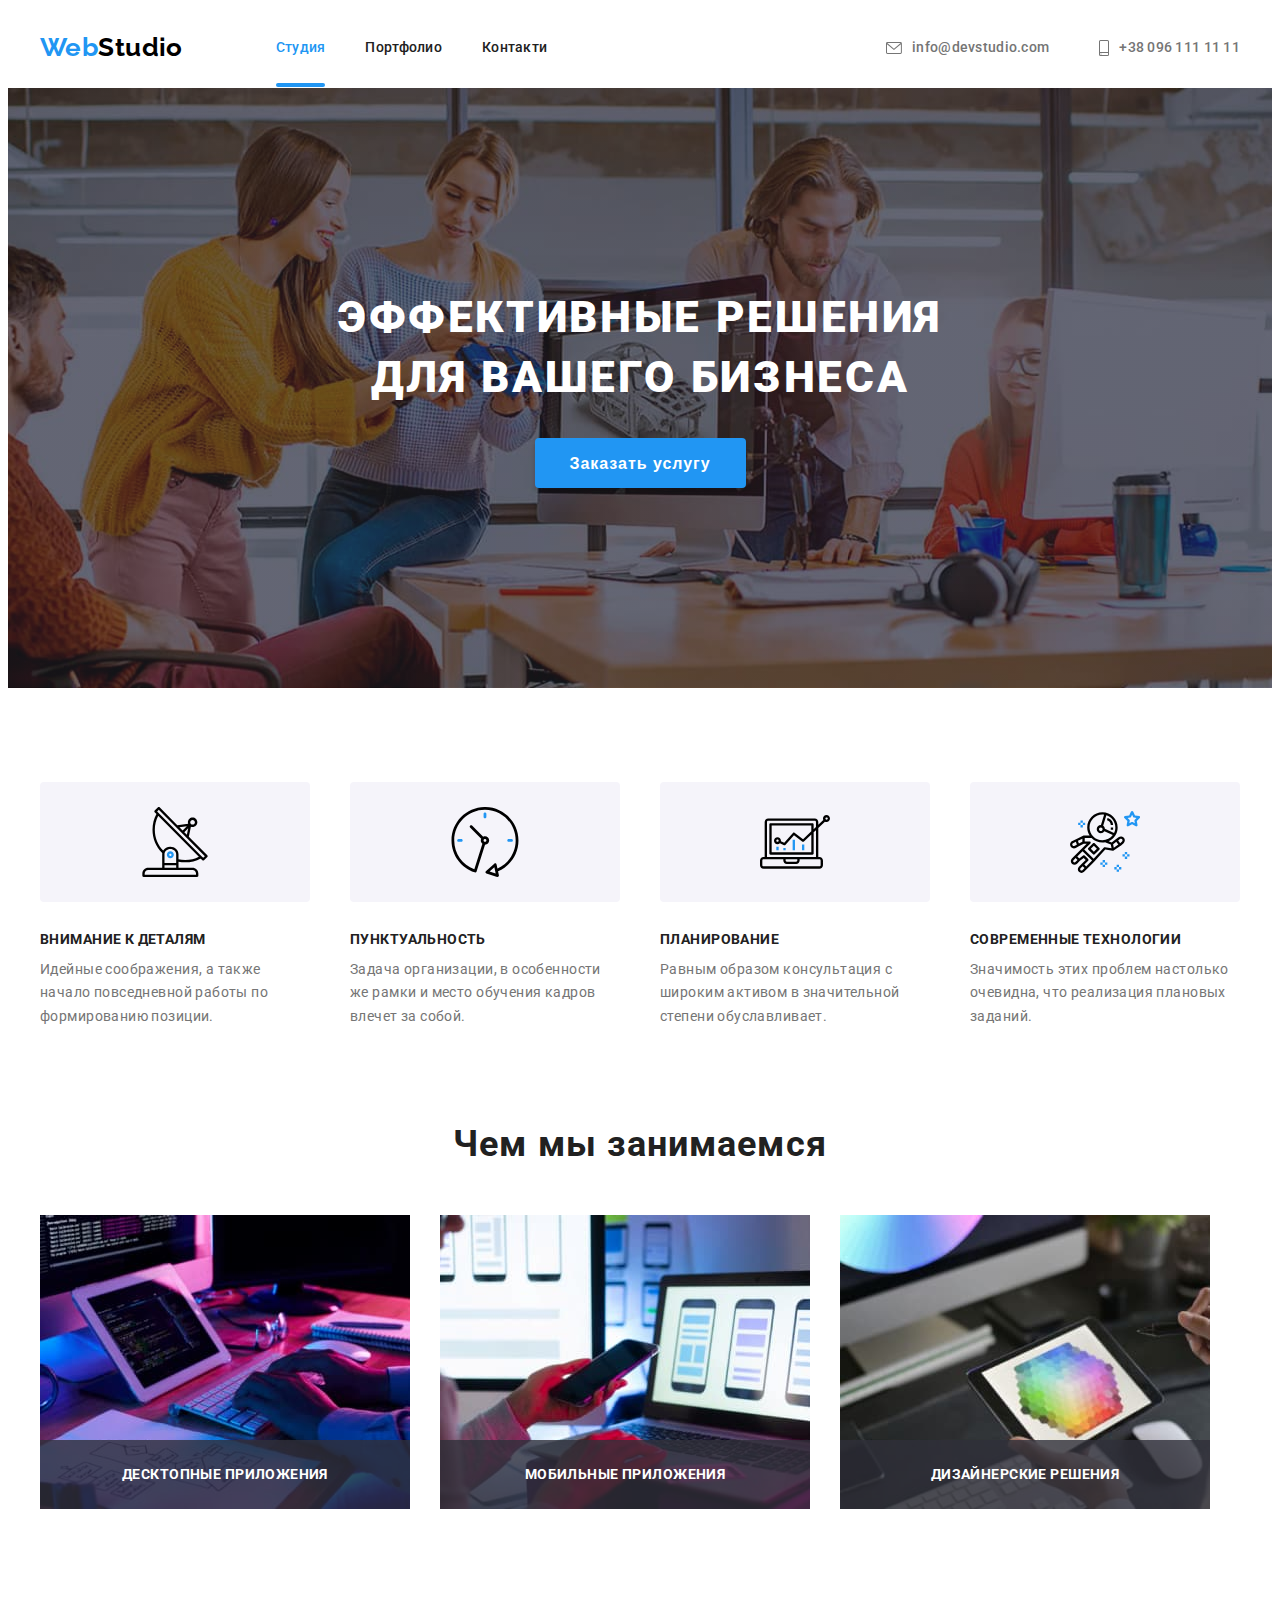
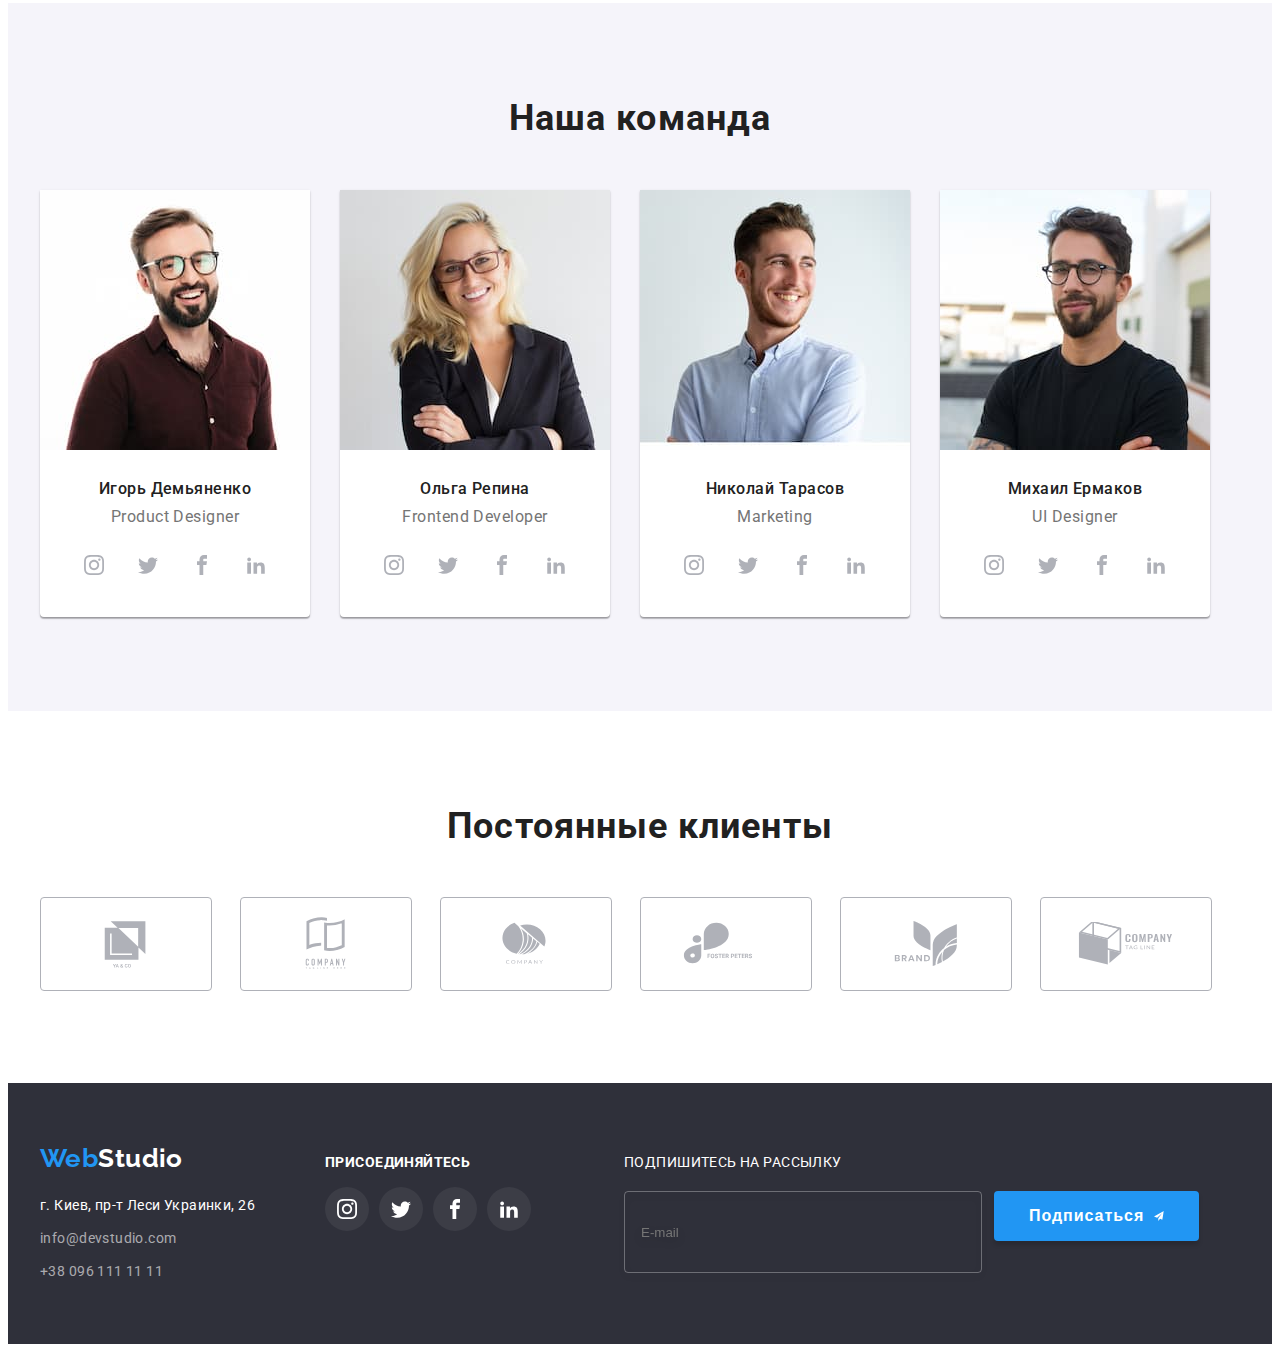
<file: index.html>
<!DOCTYPE html>
<html lang="ru">
  <head>
    <meta charset="UTF-8" />
    <meta http-equiv="X-UA-Compatible" content="IE=edge" />
    <meta name="viewport" content="width=, initial-scale=1.0" />
    <title>Студия</title>
    <link
      href="https://fonts.googleapis.com/css2?family=Raleway:wght@700&family=Roboto:wght@400;500;700;900&display=swap"
      rel="stylesheet"
    />
    <link
      rel="stylesheet"
      href="https://cdnjs.cloudflare.com/ajax/libs/modern-normalize/1.1.0/modern-normalize.min.css"
      integrity="sha512-wpPYUAdjBVSE4KJnH1VR1HeZfpl1ub8YT/NKx4PuQ5NmX2tKuGu6U/JRp5y+Y8XG2tV+wKQpNHVUX03MfMFn9Q=="
      crossorigin="anonymous"
      referrerpolicy="no-referrer"
    />
    <link rel="stylesheet" href="./css/styles.css" />
  </head>
  <body>
    <!--навігація сайту-->
    <header>
      <div class="container main-nav">
        <nav class="header">
          <a href="/" class="logo">Web<span class="logo-dark">Studio</span> </a>
          <ul class="site-nav list">
            <li class="header-item">
              <a href="./index.html" class="link current">Студия</a>
            </li>
            <li class="header-item">
              <a href="./portfolio.html" class="link">Портфолио</a>
            </li>
            <li class="header-item"><a href="#" class="link">Контакти</a></li>
          </ul>
        </nav>

        <ul class="contacts list">
          <li class="icon-item">
            <a href="mailto:info@devstudio.com" class="icon-link link">
              <svg class="icon-img" width="16" height="12">
                <use href="./images/icons.svg#icon-mail"></use>
              </svg>
              info@devstudio.com</a
            >
          </li>
          <li class="icon-item">
            <a href="tel:+380961111111" class="icon-link link">
              <svg class="icon-img" width="10" height="16">
                <use href="./images/icons.svg#icon-tel"></use>
              </svg>
              +38 096 111 11 11</a
            >
          </li>
        </ul>
      </div>
    </header>

    <!--main-->

    <main>
      <section class="hero">
        <div class="container">
          <h1 class="hero-title">Эффективные решения для вашего бизнеса</h1>
          <button type="button" class="btn" data-modal-open>
            Заказать услугу
          </button>
        </div>
      </section>

      <section class="section">
        <div class="container">
          <h2 class="section-title visually-hidden">Особенности</h2>
          <ul class="preference list">
            <li>
              <div class="preference-icon">
                <svg width="70" height="70">
                  <use href="./images/icons.svg#icon-antenna-1"></use>
                </svg>
              </div>
              <h3 class="preference-title icon-antenna">Внимание к деталям</h3>
              <p class="preference-item">
                Идейные соображения, а также начало повседневной работы по
                формированию позиции.
              </p>
            </li>
            <li>
              <div class="preference-icon">
                <svg width="70" height="70">
                  <use href="./images/icons.svg#icon-clock"></use>
                </svg>
              </div>
              <h3 class="preference-title">Пунктуальность</h3>
              <p class="preference-item">
                Задача организации, в особенности же рамки и место обучения
                кадров влечет за собой.
              </p>
            </li>
            <li>
              <div class="preference-icon">
                <svg width="70" height="70">
                  <use href="./images/icons.svg#icon-vector"></use>
                </svg>
              </div>
              <h3 class="preference-title">Планирование</h3>
              <p class="preference-item">
                Равным образом консультация с широким активом в значительной
                степени обуславливает.
              </p>
            </li>
            <li>
              <div class="preference-icon">
                <svg width="70" height="70">
                  <use href="./images/icons.svg#icon-astronaut"></use>
                </svg>
              </div>
              <h3 class="preference-title">Современные технологии</h3>
              <p class="preference-item">
                Значимость этих проблем настолько очевидна, что реализация
                плановых заданий.
              </p>
            </li>
          </ul>
        </div>
      </section>

      <!--возможности-->

      <section class="section no-padding">
        <div class="container">
          <h2 class="section-title">Чем мы занимаемся</h2>

          <ul class="work list">
            <li class="work-item">
              <img
                src="./images/img-1.jpg"
                alt="Десктопные приложения"
                width="370"
              />
              <h3 class="work-title">Десктопные приложения</h3>
            </li>
            <li class="work-item">
              <img
                src="./images/img-2.jpg"
                alt="Мобильные приложения"
                width="370"
              />
              <h3 class="work-title">Мобильные приложения</h3>
            </li>
            <li class="work-item">
              <img
                src="./images/img-3.jpg"
                alt="Дизайнерские решения"
                width="370"
              />
              <h3 class="work-title">Дизайнерские решения</h3>
            </li>
          </ul>
        </div>
      </section>

      <!--команда-->

      <section class="section team-section">
        <div class="container">
          <h2 class="section-title">Наша команда</h2>
          <ul class="team list">
            <li class="teacher">
              <img
                src="./images/img-4.jpg"
                alt="фото Игоря Демьяненко"
                width="270"
              />
              <div class="team-text">
                <h3 class="team-title">Игорь Демьяненко</h3>
                <p class="team-item">Product Designer</p>

                <ul class="masters-soc-list">
                  <li class="masters-soc-item list">
                    <a href="" class="masters-soc-link">
                      <svg class="masters-soc-icon" width="20" height="20">
                        <use href="./images/icons.svg#icon-instagram"></use>
                      </svg>
                    </a>
                  </li>

                  <li class="masters-soc-item list">
                    <a href="" class="masters-soc-link">
                      <svg class="masters-soc-icon" width="20" height="20">
                        <use href="./images/icons.svg#icon-twitter1"></use>
                      </svg>
                    </a>
                  </li>

                  <li class="masters-soc-item list">
                    <a href="" class="masters-soc-link">
                      <svg class="masters-soc-icon" width="20" height="20">
                        <use href="./images/icons.svg#icon-facebook1"></use>
                      </svg>
                    </a>
                  </li>

                  <li class="masters-soc-item list">
                    <a href="" class="masters-soc-link">
                      <svg class="masters-soc-icon" width="20" height="20">
                        <use href="./images/icons.svg#icon-linkedin"></use>
                      </svg>
                    </a>
                  </li>
                </ul>
              </div>
            </li>
            <li class="teacher">
              <img
                src="./images/img-5.jpg"
                alt="фото Ольги Репиной"
                width="270"
              />
              <div class="team-text">
                <h3 class="team-title">Ольга Репина</h3>
                <p class="team-item">Frontend Developer</p>

                <ul class="masters-soc-list">
                  <li class="masters-soc-item list">
                    <a href="" class="masters-soc-link">
                      <svg class="masters-soc-icon" width="20" height="20">
                        <use href="./images/icons.svg#icon-instagram"></use>
                      </svg>
                    </a>
                  </li>

                  <li class="masters-soc-item list">
                    <a href="" class="masters-soc-link">
                      <svg class="masters-soc-icon" width="20" height="20">
                        <use href="./images/icons.svg#icon-twitter1"></use>
                      </svg>
                    </a>
                  </li>

                  <li class="masters-soc-item list">
                    <a href="" class="masters-soc-link">
                      <svg class="masters-soc-icon" width="20" height="20">
                        <use href="./images/icons.svg#icon-facebook1"></use>
                      </svg>
                    </a>
                  </li>

                  <li class="masters-soc-item list">
                    <a href="" class="masters-soc-link">
                      <svg class="masters-soc-icon" width="20" height="20">
                        <use href="./images/icons.svg#icon-linkedin"></use>
                      </svg>
                    </a>
                  </li>
                </ul>
              </div>
            </li>
            <li class="teacher">
              <img
                src="./images/img-6.jpg"
                alt="фото Николая Тарасова"
                width="270"
              />
              <div class="team-text">
                <h3 class="team-title">Николай Тарасов</h3>
                <p class="team-item">Marketing</p>

                <ul class="masters-soc-list">
                  <li class="masters-soc-item list">
                    <a href="" class="masters-soc-link">
                      <svg class="masters-soc-icon" width="20" height="20">
                        <use href="./images/icons.svg#icon-instagram"></use>
                      </svg>
                    </a>
                  </li>

                  <li class="masters-soc-item list">
                    <a href="" class="masters-soc-link">
                      <svg class="masters-soc-icon" width="20" height="20">
                        <use href="./images/icons.svg#icon-twitter1"></use>
                      </svg>
                    </a>
                  </li>

                  <li class="masters-soc-item list">
                    <a href="" class="masters-soc-link">
                      <svg class="masters-soc-icon" width="20" height="20">
                        <use href="./images/icons.svg#icon-facebook1"></use>
                      </svg>
                    </a>
                  </li>

                  <li class="masters-soc-item list">
                    <a href="" class="masters-soc-link">
                      <svg class="masters-soc-icon" width="20" height="20">
                        <use href="./images/icons.svg#icon-linkedin"></use>
                      </svg>
                    </a>
                  </li>
                </ul>
              </div>
            </li>
            <li class="teacher">
              <img
                src="./images/img-7.jpg"
                alt="фото Михаила Ермакова"
                width="270"
              />
              <div class="team-text">
                <h3 class="team-title">Михаил Ермаков</h3>
                <p class="team-item">UI Designer</p>

                <ul class="masters-soc-list">
                  <li class="masters-soc-item list">
                    <a href="" class="masters-soc-link">
                      <svg class="masters-soc-icon" width="20" height="20">
                        <use href="./images/icons.svg#icon-instagram"></use>
                      </svg>
                    </a>
                  </li>

                  <li class="masters-soc-item list">
                    <a href="" class="masters-soc-link">
                      <svg class="masters-soc-icon" width="20" height="20">
                        <use href="./images/icons.svg#icon-twitter1"></use>
                      </svg>
                    </a>
                  </li>

                  <li class="masters-soc-item list">
                    <a href="" class="masters-soc-link">
                      <svg class="masters-soc-icon" width="20" height="20">
                        <use href="./images/icons.svg#icon-facebook1"></use>
                      </svg>
                    </a>
                  </li>

                  <li class="masters-soc-item list">
                    <a href="" class="masters-soc-link">
                      <svg class="masters-soc-icon" width="20" height="20">
                        <use href="./images/icons.svg#icon-linkedin"></use>
                      </svg>
                    </a>
                  </li>
                </ul>
              </div>
            </li>
          </ul>
        </div>
      </section>

      <!--клиенты-->

      <section class="section client">
        <div class="container">
          <h2 class="client-title">Постоянные клиенты</h2>
          <ul class="client-list list">
            <li class="client-item">
              <a href="" class="client-link">
                <svg width="106" height="60">
                  <use href="./images/icons.svg#icon-logo-ya"></use>
                </svg>
              </a>
            </li>
            <li class="client-item">
              <a href="" class="client-link">
                <svg width="106" height="60">
                  <use href="./images/icons.svg#icon-logo-tagline"></use>
                </svg>
              </a>
            </li>
            <li class="client-item">
              <a href="" class="client-link">
                <svg width="106" height="60">
                  <use href="./images/icons.svg#icon-logo-company"></use>
                </svg>
              </a>
            </li>
            <li class="client-item">
              <a href="" class="client-link">
                <svg width="106" height="60">
                  <use href="./images/icons.svg#icon-logo-foster"></use>
                </svg>
              </a>
            </li>
            <li class="client-item">
              <a href="" class="client-link">
                <svg width="106" height="60">
                  <use href="./images/icons.svg#icon-logo-brand"></use>
                </svg>
              </a>
            </li>
            <li class="client-item">
              <a href="" class="client-link">
                <svg width="106" height="60">
                  <use href="./images/icons.svg#icon-logo-tag"></use>
                </svg>
              </a>
            </li>
          </ul>
        </div>
      </section>
    </main>

    <!--футер контактні дані-->
    <footer class="footer">
      <div class="container">
        <div class="footer-soc">
          <a href="/" class="logo-footer"
            >Web<span class="logo-light">Studio</span></a
          >
          <address>
            <ul class="list">
              <li class="address-item">
                <a class="map footer-margin" href="">
                  г. Киев, пр-т Леси Украинки, 26</a
                >
              </li>
              <li class="address-item">
                <a
                  class="link-footer footer-margin"
                  href="mailto:info@devstudio.com"
                  >info@devstudio.com</a
                >
              </li>
              <li class="address-item">
                <a class="link-footer" href="tel:+380961111111"
                  >+38 096 111 11 11</a
                >
              </li>
            </ul>
          </address>
        </div>

        <div class="soc-tumb">
          <div>
            <h4 class="join">Присоединяйтесь</h4>
            <ul class="masters-soc-list">
              <li class="footer-soc-item list">
                <a href="" class="footer-soc-link">
                  <svg class="footer-soc-icon" width="20" height="20">
                    <use href="./images/icons.svg#icon-instagram"></use>
                  </svg>
                </a>
              </li>

              <li class="footer-soc-item list">
                <a href="" class="footer-soc-link">
                  <svg class="footer-soc-icon" width="20" height="20">
                    <use href="./images/icons.svg#icon-twitter1"></use>
                  </svg>
                </a>
              </li>

              <li class="footer-soc-item list">
                <a href="" class="footer-soc-link">
                  <svg class="footer-soc-icon" width="20" height="20">
                    <use href="./images/icons.svg#icon-facebook1"></use>
                  </svg>
                </a>
              </li>

              <li class="footer-soc-item list">
                <a href="" class="footer-soc-link">
                  <svg class="footer-soc-icon" width="20" height="20">
                    <use href="./images/icons.svg#icon-linkedin"></use>
                  </svg>
                </a>
              </li>
            </ul>
          </div>
        </div>

        <div class="footer-sub-input">
          <form>
            <p class="join">Подпишитесь на рассылку</p>
            <div class="footer-field">
              <label class="footer-input-lable" for="e-mail"></label>
              <input
                type="text"
                class="footer-input"
                name="e-mail"
                placeholder="E-mail"
                required
                minlength="5"
                title=""
                id="E-mail"
                autocomplete="off"
              />
              <button type="submit" class="btn footer-btn-icon">
                Подписаться
                <svg class="btn-icon" width="24" height="24">
                  <use href="./images/icons.svg#icon-send"></use>
                </svg>
              </button>
            </div>
          </form>
        </div>
      </div>
    </footer>

    <div class="backdrop is-hidden" data-modal>
      <div class="modal">
        <button type="button" class="btn-close" data-modal-close>
          <svg width="11" height="11">
            <use href="./images/icons.svg#icon-close"></use>
          </svg>
        </button>
        <p class="modal-title">Оставьте свои данные, мы вам перезвоним</p>
        <form class="modal-form">
          <div class="modal-field">
            <label class="modal-lable" for="user-name">Имя</label>
            <div class="modal-input-svg">
              <input
                type="text"
                class="modal-input"
                name="user-name"
                placeholder=" "
                required
                minlength="2"
                title="Фамилия Имя"
                id="user-name"
                autofocus="on"
              />
              <svg class="modal-icon" width="18" height="18">
                <use href="./images/icons.svg#icon-name"></use>
              </svg>
            </div>
          </div>
          <div class="modal-field">
            <label class="modal-lable" for="user-phone">Телефон</label>
            <div class="modal-input-svg">
              <input
                type="tel"
                class="modal-input"
                name="user-phone"
                placeholder=" "
                required
                minlength="10"
                title="+38 050 11 11 111"
                id="user-phone"
              />
              <svg class="modal-icon" width="18" height="18">
                <use href="./images/icons.svg#icon-phone"></use>
              </svg>
            </div>
          </div>
          <div class="modal-field">
            <label class="modal-lable" for="user-mail">Почта</label>
            <div class="modal-input-svg">
              <input
                type="mail"
                class="modal-input"
                name="user-mail"
                placeholder=" "
                required
                minlength="5"
                title="name@mail.com"
                id="user-mail"
                autocomplete="off"
              />
              <svg class="modal-icon" width="18" height="18">
                <use href="./images/icons.svg#icon-email"></use>
              </svg>
            </div>
          </div>

          <div class="modal-field textarea">
            <label class="modal-lable" for="modal-area">Коментарий</label>
            <textarea
              class="modal-area"
              name="user-text"
              placeholder="Введите текст"
              id="modal-area"
            ></textarea>
          </div>

          <div class="modal-field checkbox">
            <label class="check-text">
              <input
                type="checkbox"
                class="input-check"
                name="policy"
                value="policy"
              />

              <svg class="checkbox-svg" width="11" height="8">
                <use href="./images/icons.svg#icon-check"></use></svg
              >Соглашаюсь с рассылкой и принимаю &nbsp;<a
                href=""
                class="modal-link"
                >Условия договора</a
              >
            </label>
          </div>
          <button type="submit" class="btn btn-send">Отправить</button>
        </form>
      </div>
    </div>

    <script src="./js/modal.js"></script>
  </body>
</html>
</file>
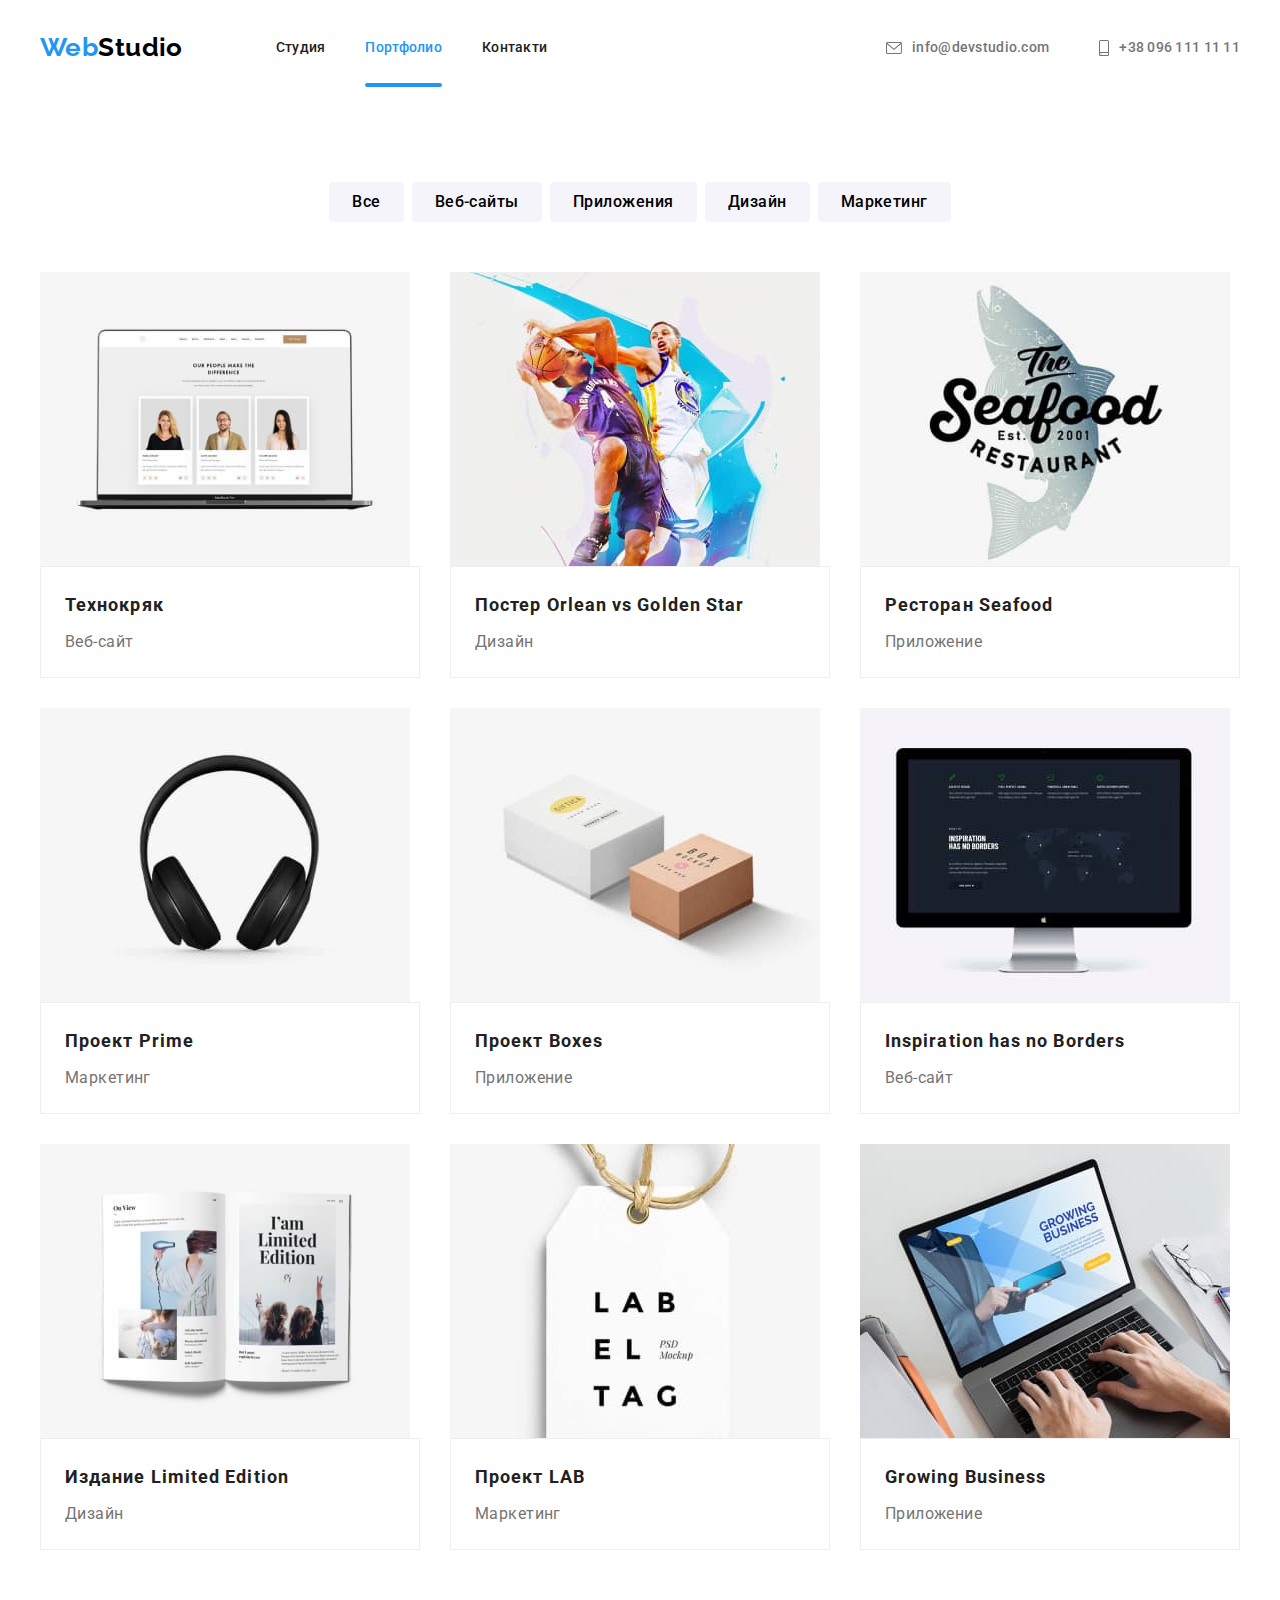
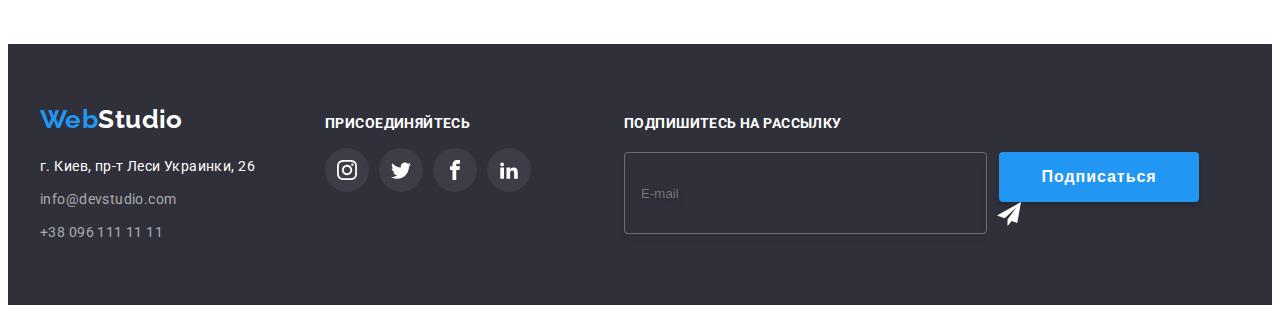
<file: portfolio.html>
<!DOCTYPE html>
<html lang="ru">
  <head>
    <meta charset="UTF-8" />
    <meta http-equiv="X-UA-Compatible" content="IE=edge" />
    <meta name="viewport" content="width=, initial-scale=1.0" />
    <title>Портфоліо</title>
    <link
      href="https://fonts.googleapis.com/css2?family=Raleway:wght@700&family=Roboto:wght@400;500;700;900&display=swap"
      rel="stylesheet"
    />
    <link
      rel="stylesheet"
      href="https://cdnjs.cloudflare.com/ajax/libs/modern-normalize/1.1.0/modern-normalize.min.css"
      integrity="sha512-wpPYUAdjBVSE4KJnH1VR1HeZfpl1ub8YT/NKx4PuQ5NmX2tKuGu6U/JRp5y+Y8XG2tV+wKQpNHVUX03MfMFn9Q=="
      crossorigin="anonymous"
      referrerpolicy="no-referrer"
    />
    <link rel="stylesheet" href="./css/styles.css" />
  </head>

  <body>
    <!--навігація сайту-->

    <header>
      <div class="container main-nav">
        <nav class="header">
          <a href="/" class="logo">Web<span class="logo-dark">Studio</span> </a>
          <ul class="site-nav list">
            <li class="header-item">
              <a href="./index.html" class="link">Студия</a>
            </li>
            <li class="header-item">
              <a href="./portfolio.html" class="link current">Портфолио</a>
            </li>
            <li class="header-item"><a href="#" class="link">Контакти</a></li>
          </ul>
        </nav>

        <ul class="contacts list">
          <li class="icon-item">
            <a href="mailto:info@devstudio.com" class="icon-link link">
              <svg class="icon-img" width="16" height="12">
                <use href="./images/icons.svg#icon-mail"></use>
              </svg>
              info@devstudio.com</a
            >
          </li>
          <li class="icon-item">
            <a href="tel:+380961111111" class="icon-link link">
              <svg class="icon-img" width="10" height="16">
                <use href="./images/icons.svg#icon-tel"></use>
              </svg>
              +38 096 111 11 11</a
            >
          </li>
        </ul>
      </div>
    </header>
    <main>
      <section class="section">
        <div class="container">
          <h1 class="visually-hidden">Портфолио</h1>
          <ul class="button-list list">
            <li class="button-item">
              <button type="button" class="button">Все</button>
            </li>
            <li class="button-item">
              <button type="button" class="button">Веб-сайты</button>
            </li>
            <li class="button-item">
              <button type="button" class="button">Приложения</button>
            </li>
            <li class="button-item">
              <button type="button" class="button">Дизайн</button>
            </li>
            <li class="button-item">
              <button type="button" class="button">Маркетинг</button>
            </li>
          </ul>

          <ul class="gallery list">
            <li class="card-item">
              <article class="card">
                <a href="" class="card-link">
                  <div class="card-thumb">
                    <img src="./images/techno.jpg" alt="Ноутбук" width="370" />
                    <p class="card-thumb-title">
                      Ресурс предлагает комплексные предложения с разным уровнем
                      функционала и сервисов. Все это позволит посетителю
                      получить исчерпывающие сведения компании или частном лице.
                    </p>
                  </div>
                  <div class="card-text">
                    <h2 class="gallery-title">Технокряк</h2>
                    <p class="gallery-item">Веб-сайт</p>
                  </div>
                </a>
              </article>
            </li>

            <li class="card-item">
              <article class="card">
                <a href="" class="card-link">
                  <div class="card-thumb">
                    <img
                      src="./images/poster.jpg"
                      alt="Парни играют в баскетбол"
                      width="370"
                    />
                    <p class="card-thumb-title">
                      Ресурс предлагает комплексные предложения с разным уровнем
                      функционала и сервисов. Все это позволит посетителю
                      получить исчерпывающие сведения компании или частном лице.
                    </p>
                  </div>
                  <div class="card-text">
                    <h2 class="gallery-title">
                      Постер<span lang="en"> Orlean vs Golden Star</span>
                    </h2>
                    <p class="gallery-item">Дизайн</p>
                  </div>
                </a>
              </article>
            </li>

            <li class="card-item">
              <article class="card">
                <a href="" class="card-link">
                  <div class="card-thumb">
                    <img src="./images/restoran.jpg" alt="Рыбка" width="370" />
                    <p class="card-thumb-title">
                      Ресурс предлагает комплексные предложения с разным уровнем
                      функционала и сервисов. Все это позволит посетителю
                      получить исчерпывающие сведения компании или частном лице.
                    </p>
                  </div>
                  <div class="card-text">
                    <h2 class="gallery-title">
                      Ресторан <span lang="en"> Seafood </span>
                    </h2>
                    <p class="gallery-item">Приложение</p>
                  </div>
                </a>
              </article>
            </li>

            <li class="card-item">
              <article class="card">
                <a href="" class="card-link">
                  <div class="card-thumb">
                    <img src="./images/prime.jpg" alt="Наушники" width="370" />
                    <p class="card-thumb-title">
                      Ресурс предлагает комплексные предложения с разным уровнем
                      функционала и сервисов. Все это позволит посетителю
                      получить исчерпывающие сведения компании или частном лице.
                    </p>
                  </div>
                  <div class="card-text">
                    <h2 class="gallery-title">
                      Проект <span lang="en"> Prime </span>
                    </h2>
                    <p class="gallery-item">Маркетинг</p>
                  </div>
                </a>
              </article>
            </li>

            <li class="card-item">
              <article class="card">
                <a href="" class="card-link">
                  <div class="card-thumb">
                    <img src="./images/boxes.jpg" alt="Коробки" width="370" />
                    <p class="card-thumb-title">
                      Ресурс предлагает комплексные предложения с разным уровнем
                      функционала и сервисов. Все это позволит посетителю
                      получить исчерпывающие сведения компании или частном лице.
                    </p>
                  </div>
                  <div class="card-text">
                    <h2 class="gallery-title">
                      Проект <span lang="en">Boxes</span>
                    </h2>
                    <p class="gallery-item">Приложение</p>
                  </div>
                </a>
              </article>
            </li>

            <li class="card-item">
              <article class="card">
                <a href="" class="card-link">
                  <div class="card-thumb">
                    <img
                      src="./images/inspiration.jpg"
                      alt="Монитор"
                      width="370"
                    />
                    <p class="card-thumb-title">
                      Ресурс предлагает комплексные предложения с разным уровнем
                      функционала и сервисов. Все это позволит посетителю
                      получить исчерпывающие сведения компании или частном лице.
                    </p>
                  </div>
                  <div class="card-text">
                    <h2 class="gallery-title" lang="en">
                      Inspiration has no Borders
                    </h2>
                    <p class="gallery-item">Веб-сайт</p>
                  </div>
                </a>
              </article>
            </li>

            <li class="card-item">
              <article class="card">
                <a href="" class="card-link">
                  <div class="card-thumb">
                    <img src="./images/limited.jpg" alt="Журнал" width="370" />

                    <p class="card-thumb-title">
                      Ресурс предлагает комплексные предложения с разным уровнем
                      функционала и сервисов. Все это позволит посетителю
                      получить исчерпывающие сведения компании или частном лице.
                    </p>
                  </div>
                  <div class="card-text">
                    <h2 class="gallery-title">
                      Издание <span lang="en">Limited Edition </span>
                    </h2>
                    <p class="gallery-item">Дизайн</p>
                  </div>
                </a>
              </article>
            </li>

            <li class="card-item">
              <article class="card">
                <a href="" class="card-link">
                  <div class="card-thumb">
                    <img src="./images/lab.jpg" alt="Этикетка" width="370" />
                    <p class="card-thumb-title">
                      Ресурс предлагает комплексные предложения с разным уровнем
                      функционала и сервисов. Все это позволит посетителю
                      получить исчерпывающие сведения компании или частном лице.
                    </p>
                  </div>
                  <div class="card-text">
                    <h2 class="gallery-title">
                      Проект <span lang="en">LAB</span>
                    </h2>
                    <p class="gallery-item">Маркетинг</p>
                  </div>
                </a>
              </article>
            </li>

            <li class="card-item">
              <article class="card">
                <a href="" class="card-link">
                  <div class="card-thumb">
                    <img src="./images/growing.jpg" alt="Ноутбук" width="370" />
                    <p class="card-thumb-title">
                      Ресурс предлагает комплексные предложения с разным уровнем
                      функционала и сервисов. Все это позволит посетителю
                      получить исчерпывающие сведения компании или частном лице.
                    </p>
                  </div>
                  <div class="card-text">
                    <h2 class="gallery-title" lang="en">Growing Business</h2>
                    <p class="gallery-item">Приложение</p>
                  </div>
                </a>
              </article>
            </li>
          </ul>
        </div>
      </section>
    </main>

    <!--футер контактні дані-->
    <footer class="footer">
      <div class="container">
        <div class="footer-soc">
          <a href="/" class="logo-footer"
            >Web<span class="logo-light">Studio</span></a
          >
          <address>
            <ul class="list">
              <li class="address-item">
                <a class="map footer-margin" href="">
                  г. Киев, пр-т Леси Украинки, 26</a
                >
              </li>
              <li class="address-item">
                <a
                  class="link-footer footer-margin"
                  href="mailto:info@devstudio.com"
                  >info@devstudio.com</a
                >
              </li>
              <li class="address-item">
                <a class="link-footer" href="tel:+380961111111"
                  >+38 096 111 11 11</a
                >
              </li>
            </ul>
          </address>
        </div>

        <div class="soc-tumb">
          <div>
            <h4 class="join">Присоединяйтесь</h4>
            <ul class="masters-soc-list">
              <li class="footer-soc-item list">
                <a href="" class="footer-soc-link">
                  <svg class="footer-soc-icon" width="20" height="20">
                    <use href="./images/icons.svg#icon-instagram"></use>
                  </svg>
                </a>
              </li>

              <li class="footer-soc-item list">
                <a href="" class="footer-soc-link">
                  <svg class="footer-soc-icon" width="20" height="20">
                    <use href="./images/icons.svg#icon-twitter1"></use>
                  </svg>
                </a>
              </li>

              <li class="footer-soc-item list">
                <a href="" class="footer-soc-link">
                  <svg class="footer-soc-icon" width="20" height="20">
                    <use href="./images/icons.svg#icon-facebook1"></use>
                  </svg>
                </a>
              </li>

              <li class="footer-soc-item list">
                <a href="" class="footer-soc-link">
                  <svg class="footer-soc-icon" width="20" height="20">
                    <use href="./images/icons.svg#icon-linkedin"></use>
                  </svg>
                </a>
              </li>
            </ul>
          </div>
        </div>

        <div class="footer-sub-input">
          <form>
            <h4 class="join">Подпишитесь на рассылку</h4>
            <div class="footer-field">
              <label class="footer-input-lable" for="e-mail"></label>
              <input
                type="text"
                class="footer-input"
                name="e-mail"
                placeholder="E-mail"
                required
                minlength="5"
                title=""
                id="E-mail"
                autocomplete="off"
              />
              <div class="footer-btn">
                <button type="submit" class="btn footer-btn-icon">
                  Подписаться
                </button>
                <div>
                  <svg class="btn-icon" width="24" height="24">
                    <use href="./images/icons.svg#icon-send"></use>
                  </svg>
                </div>
              </div>
            </div>
          </form>
        </div>
      </div>
    </footer>
  </body>
</html>
</file>
<file: css/styles.css>
:root {
  --primary-color-text: #757575;
  --color-accent: #2196f3;
  --color-title: #212121;
  --bgc-dark: #2f303a;
  --bgc-light: #f5f4fa;
  --bgc-wight: #ffffff;
  --backdown-tipical: 94px;
  --card-set-gap: 30px;
  --time-transition: 250ms;
}

body {
  font-family: "Roboto", sans-serif;
  color: var(--primary-color-text);
  font-size: 14px;
  line-height: 1.71;
  letter-spacing: 0.03em;
}

/*---- утилитьі------*/
.list {
  list-style: none;
  text-decoration: none;
}

a {
  text-decoration: none;
  display: inline-block;
}

h1,
h2,
h3,
h4,
li,
p {
  margin: 0;
}

ul {
  margin: 0;
  padding-left: 0;
}

img {
  display: block;
  max-width: 100%;
  height: auto;
}

/*-----header ------ */

.container {
  width: 1200px;
  padding-left: 15px;
  padding-right: 15px;
  margin-left: auto;
  margin-right: auto;
}

.section {
  padding-top: var(--backdown-tipical);
  padding-bottom: var(--backdown-tipical);
}

.logo {
  font-family: "Raleway";
  font-weight: 700;
  font-size: 26px;
  line-height: 1.19;

  padding-top: 24px;
  padding-bottom: 25px;
  margin-right: 93px;

  display: inline-block;

  color: var(--color-accent);
}

.logo-dark {
  color: #000000;
}

.header .link.current {
  color: var(--color-accent);
}
.header-item .current {
  position: relative;
}
.header-item .current::after {
  position: absolute;
  display: block;
  content: "";
  width: 100%;
  height: 4px;
  background-color: var(--color-accent);
  border-radius: 2px;
  left: 0;
  bottom: -31px;
}

.header {
  display: flex;
  margin-right: auto;
}

.header-bordrer {
  border-bottom: 1px solid #ececec;
}

.main-nav,
.site-nav {
  display: flex;
  align-items: center;
}
/* .header-item {
  position: relative;
} */

.site-nav .header-item:not(:last-child) {
  margin-right: 40px;
}

.site-nav .link {
  font-weight: 500;
  font-size: 14px;
  line-height: 1.2;
  letter-spacing: 0.02em;
  color: var(--color-title);

  transition: color var(--time-transition) cubic-bezier(0.4, 0, 0.2, 1);
}

.site-nav .link:hover,
.site-nav .link:focus {
  color: var(--color-accent);
}

.contacts {
  display: flex;
  align-items: center;
  justify-content: center;
}

.contacts .icon-item:not(:last-child) {
  margin-right: 50px;
}

.contacts .icon-link {
  display: flex;
  align-items: center;

  font-weight: 500;
  font-size: 14px;
  line-height: 1.14;
  letter-spacing: 0.02em;

  color: var(--primary-color-text);

  transition: color var(--time-transition) cubic-bezier(0.4, 0, 0.2, 1);
}

.contacts .link:hover,
.contacts .link:focus {
  color: var(--color-accent);
}

.icon-img {
  display: flex;
  align-items: center;
  justify-content: center;
  fill: var(--primary-color-text);

  margin-right: 10px;
  transition: fill var(--time-transition) cubic-bezier(0.4, 0, 0.2, 1);
}

.icon-link:hover .icon-img,
.icon-link:focus .icon-img {
  fill: var(--color-accent);
}

/*-----HERO------------*/
.hero {
  background-color: var(--bgc-dark);
  text-align: center;
  padding-top: 200px;
  padding-bottom: 200px;
  background-image: linear-gradient(
      to right,
      rgba(47, 48, 58, 0.4),
      rgba(47, 48, 58, 0.4)
    ),
    url("../images/hero-img.jpg ");
  background-position: center;
  background-size: cover;
  background-repeat: no-repeat;
  max-width: 1600px;
  margin-left: auto;
  margin-right: auto;
}

.hero-title {
  font-weight: 900;
  font-size: 44px;
  line-height: 1.36;
  letter-spacing: 0.06em;
  text-transform: uppercase;

  width: 696px;
  margin-left: auto;
  margin-right: auto;
  margin-bottom: 30px;

  color: #ffffff;
}

.btn {
  background-color: var(--color-accent);
  border: 1px solid transparent;

  font-weight: 700;
  font-size: 16px;
  line-height: 1.87;
  letter-spacing: 0.06em;

  min-width: 200px;
  height: 50px;
  box-shadow: 0px 4px 4px rgba(0, 0, 0, 0.15);
  border-radius: 4px;
  padding: 10px 34px;

  color: #ffffff;
  cursor: pointer;

  transition: background-color var(--time-transition)
    cubic-bezier(0.4, 0, 0.2, 1);
}

.btn:hover,
.btn:focus {
  background-color: rgb(24, 140, 232);
}

.section-title {
  font-weight: 700;
  font-size: 36px;
  line-height: 1.17;
  letter-spacing: 0.03em;
  text-align: center;
  margin-bottom: 50px;

  color: var(--color-title);
}

.work {
  display: flex;
}

.work-item {
  position: relative;
  margin-right: 30px;
}

.work-title {
  position: absolute;
  text-align: center;
  text-transform: uppercase;
  width: 100%;
  font-weight: 700;
  font-size: 14px;
  line-height: 1.14;
  text-align: center;
  letter-spacing: 0.03em;
  padding-top: 27px;
  padding-bottom: 27px;
  background: rgba(47, 48, 58, 0.8);
  bottom: 0;
  left: 0;

  color: #ffffff;
}

.visually-hidden {
  position: absolute;
  clip: rect(0 0 0 0);
  width: 1px;
  height: 1px;
  margin: -1px;
  border: 0;
  padding: 0;
}

/*-------- preference -----------*/
.preference {
  padding-left: 0;
  display: flex;
  justify-content: space-between;
}

.no-padding {
  padding-top: calc(-1 * var(--backdown-tipical));
}

.preference-title {
  font-weight: 700;
  font-size: 14px;
  line-height: 1.14;
  text-transform: uppercase;
  margin-bottom: 10px;

  color: var(--color-title);
}

.preference-item {
  max-width: 270px;
}

.preference-icon {
  display: flex;
  align-items: center;
  justify-content: center;

  background-color: var(--bgc-light);
  height: 120px;
  max-width: 270px;
  margin-bottom: 30px;
  border-radius: 4px;
}

/*-------- team ------------*/

.team {
  display: flex;
}

.teacher {
  background-color: #ffffff;
  box-shadow: 0px 1px 3px rgba(0, 0, 0, 0.12), 0px 1px 1px rgba(0, 0, 0, 0.14),
    0px 2px 1px rgba(0, 0, 0, 0.2);
  border-radius: 0px 0px 4px 4px;
}

.team > .teacher:not(:last-child) {
  margin-right: 30px;
  /* flex-basis: calc(100% / 4 - var(--card-set-gap)); */
}

.team-section {
  background-color: #f5f4fa;
}

.team-title {
  font-weight: 500;
  font-size: 16px;
  line-height: 1.18;
  letter-spacing: 0.03em;

  color: var(--color-title);
}

.team-item {
  font-size: 16px;
  line-height: 1.18;
  letter-spacing: 0.03em;

  color: var(--primary-color-text);

  margin-top: 10px;
  /* margin-bottom: 16px; */
}

.team-text {
  padding-top: var(--card-set-gap);
  padding-bottom: var(--card-set-gap);
  padding-right: 32px;
  padding-left: 32px;
  text-align: center;
}

.masters-soc-list {
  display: flex;
  justify-content: center;
  margin-top: 16px;
}

.masters-soc-item + .masters-soc-item {
  margin-left: 10px;
}

.masters-soc-link {
  display: flex;
  align-items: center;
  justify-content: center;

  width: 44px;
  height: 44px;
  border-radius: 50%;
  color: #afb1b8;

  transition: color var(--time-transition) cubic-bezier(0.4, 0, 0.2, 1),
    background-color var(--time-transition) cubic-bezier(0.4, 0, 0.2, 1);
}

.masters-soc-icon {
  fill: currentColor;
}

.masters-soc-link:hover,
.masters-soc-link:focus {
  color: #ffffff;
  background-color: var(--color-accent);
}

/* ------------ client ---- */

.client-list {
  display: flex;
}

.client-title {
  margin-bottom: 50px;
  text-align: center;

  font-size: 36px;
  line-height: 1.17;
  text-align: center;
  letter-spacing: 0.03em;

  color: var(--color-title);
}
.client-item {
  width: 170px;
  height: 92px;
}

.client-link {
  display: flex;
  align-items: center;
  justify-content: center;
  /* padding: 16px 32px; */
  border: 1px solid #afb1b8;
  border-radius: 4px;
  fill: #afb1b8;

  width: 100%;
  height: 100%;

  transition: fill var(--time-transition) cubic-bezier(0.4, 0, 0.2, 1),
    border-color var(--time-transition) cubic-bezier(0.4, 0, 0.2, 1);
}

.client-link:hover,
.client-link:focus {
  fill: var(--color-accent);
  border-color: var(--color-accent);
}

.client-item:not(:last-child) {
  margin-right: 30px;
}

/*-------- footer ---------*/

.footer {
  background-color: var(--bgc-dark);
  padding-top: 60px;
  padding-bottom: 60px;
}

.logo-light {
  color: #ffffff;
}

.logo-footer {
  font-family: "Raleway";
  font-weight: 700;
  font-size: 26px;
  line-height: 1.19;

  display: inline-block;
  color: var(--color-accent);
  margin-bottom: 20px;
}

address {
  font-style: normal;
}

.map {
  color: #ffffff;

  transition: color var(--time-transition) cubic-bezier(0.4, 0, 0.2, 1);
}

.map:hover {
  color: rgba(255, 255, 255, 0.6);
}

.address-item {
  margin-bottom: 9px;
}

.address-item:last-child {
  margin-bottom: 0;
}

.link-footer {
  color: rgba(255, 255, 255, 0.6);

  transition: color var(--time-transition) cubic-bezier(0.4, 0, 0.2, 1);
}

.link-footer:hover,
.link-footer:focus {
  color: #ffffff;
}

.join {
  line-height: 1.14;
  letter-spacing: 0.03em;
  text-transform: uppercase;
  color: #ffffff;
}

.soc-tumb {
  display: flex;
  margin-left: 70px;
}

.footer .container {
  display: flex;
  align-items: baseline;
}

.footer-soc-link {
  display: flex;
  align-items: center;
  justify-content: center;

  width: 44px;
  height: 44px;
  border-radius: 50%;
  background-color: #ffffff10;
  color: #ffffff;

  transition: background-color var(--time-transition)
    cubic-bezier(0.4, 0, 0.2, 1);
}

.footer-soc-item:not(:last-child) {
  margin-right: 10px;
}

.footer-soc-icon {
  fill: currentColor;
}

.footer-soc-link:hover,
.footer-soc-link:focus {
  background-color: var(--color-accent);
}
/*-------- portfolio ---------*/

.button {
  font-family: "Roboto", sans-serif;
  font-weight: 500;
  font-size: 16px;
  line-height: 1.63;
  letter-spacing: 0.03em;

  border: 1px solid transparent;
  border-radius: 4px;
  min-width: 73px;
  padding: 6px 22px;
  background-color: #f5f4fa;

  cursor: pointer;

  transition: background-color var(--time-transition)
      cubic-bezier(0.4, 0, 0.2, 1),
    color var(--time-transition) cubic-bezier(0.4, 0, 0.2, 1),
    box-shadow var(--time-transition) cubic-bezier(0.4, 0, 0.2, 1);
}

.button:hover,
.button:focus {
  background-color: #2196f3;
  color: #ffffff;
  box-shadow: 0px 3px 1px rgba(0, 0, 0, 0.1), 0px 1px 2px rgba(0, 0, 0, 0.08),
    0px 2px 2px rgba(0, 0, 0, 0.12);
}

.button-item {
  margin-right: 8px;
}

.button-item:last-child {
  margin-right: 0;
}

.button-list {
  display: flex;
  flex-wrap: wrap;
  justify-content: center;
  margin-bottom: 50px;
}

.gallery-title {
  font-weight: 700;
  font-size: 18px;
  line-height: 2;

  letter-spacing: 0.06em;

  color: var(--color-title);
}
.gallery-item {
  font-size: 16px;
  line-height: 1.88;
  margin-top: 4px;

  color: var(--primary-color-text);
}

.gallery {
  padding: 0;
  margin: 0;
  list-style: none;
  margin-top: calc(-1 * var(--card-set-gap));
  margin-right: calc(-1 * var(--card-set-gap));

  display: flex;
  flex-wrap: wrap;
}

.gallery > .card-item {
  margin-right: var(--card-set-gap);
  margin-top: var(--card-set-gap);
  flex-basis: calc(100% / 3 - var(--card-set-gap));
}

.card-link {
  display: block;
}

.card-link:hover,
.card-link:focus {
  box-shadow: 0px 1px 1px rgba(0, 0, 0, 0.12), 0px 4px 4px rgba(0, 0, 0, 0.06),
    1px 4px 6px rgba(0, 0, 0, 0.16);
}

.card-text {
  position: relative;

  padding-top: 20px;
  padding-right: 24px;
  padding-bottom: 20px;
  padding-left: 24px;
  border: 1px solid #eeeeee;
}

.card-thumb {
  position: relative;
  overflow: hidden;
}

/* .card-thumb::before {
  display: inline-block;
  content: "";

  position: absolute;
  background-color: rgba(33, 150, 243, 0.9);
  width: 100%;
  height: 100%;
  top: 0;
  left: 0;

  opacity: 0;
  transform: translateY(100%);
  transition: transform var(--time-transition) cubic-bezier(0.4, 0, 0.2, 1);
}

.card-link:hover .card-thumb::before {
  opacity: 1;
  transform: translateY(0);
} */

.card-thumb-title {
  position: absolute;
  padding: 63px 24px;
  top: 0;
  left: 0;
  width: 100%;
  height: 100%;

  font-weight: 400;
  font-size: 18px;
  line-height: 1.56;
  background-color: rgba(33, 150, 243, 0.9);

  letter-spacing: 0.03em;
  /* overflow: auto; */

  color: #ffffff;

  transform: translateY(100%);
  transition: transform var(--time-transition) cubic-bezier(0.4, 0, 0.2, 1);
}

.card-link:hover .card-thumb-title,
.card-link:focus .card-thumb-title {
  transform: translateY(0);
}

/*----------------- Modal windov ------------------*/

.backdrop {
  position: fixed;
  width: 100%;
  height: 100%;
  top: 0;
  left: 0;
  background-color: rgba(0, 0, 0, 0.1);

  box-shadow: 0px 1px 3px rgba(0, 0, 0, 0.12), 0px 1px 1px rgba(0, 0, 0, 0.14),
    0px 2px 1px rgba(0, 0, 0, 0.2);
  border-radius: 4px;

  transition: transform var(--time-transition), opacity var(--time-transition),
    visibility var(--time-transition);
}

.modal-form {
  display: block;
  align-items: center;
  justify-content: center;
}

.is-hidden {
  opacity: 0;
  pointer-events: none;
  visibility: hidden;
}

.backdrop.is-hidden .modal {
  transform: scale(0.5) rotate(290deg) translate(120%, -130%);
}

.modal {
  position: absolute;
  top: 50%;
  left: 50%;
  transition: transform var(--time-transition);
  transform: translate(-50%, -50%) scale(1) rotate(0);
  padding: 40px;

  min-width: 528px;
  min-height: 581px;
  border-radius: 4px;
  background-color: #ffffff;
  box-shadow: 0px 1px 3px rgba(0, 0, 0, 0.12), 0px 1px 1px rgba(0, 0, 0, 0.14),
    0px 2px 1px rgba(0, 0, 0, 0.2);
}

.btn-close {
  position: absolute;
  top: 8px;
  right: 8px;
  cursor: pointer;

  display: flex;
  align-items: center;
  justify-content: center;
  margin: 0;
  padding: 0;
  fill: #000000;
  border: 1px solid rgba(0, 0, 0, 0.1);
  background-color: transparent;

  border-radius: 50%;
  width: 30px;
  height: 30px;
}

.modal-title {
  font-weight: 700;
  font-size: 20px;
  line-height: 1.15;
  text-align: center;
  letter-spacing: 0.03em;

  color: #212121;

  text-align: center;
  margin-bottom: 14px;
}

.modal-field:nth-child(-n + 3) {
  margin-bottom: 10px;
}

.modal-field.textarea {
  margin-bottom: 20px;
}

.modal-check {
  margin-bottom: 30px;
}

.modal-lable {
  position: relative;

  display: block;
  margin-bottom: 4px;
  font-weight: 400;
  font-size: 12px;
  line-height: 1.17;

  letter-spacing: 0.01em;
}

.modal-input-svg {
  position: relative;
}

.modal-input {
  width: 100%;
  height: 40px;
  border: 1px solid rgba(33, 33, 33, 0.2);
  border-radius: 4px;
  padding-left: 42px;
  outline: none;
}

.modal-input::placeholder {
  color: var(--primary-color-text);
}
.modal-input:hover,
.modal-input:focus {
  border-color: var(--color-accent);
  transition: border-color var(--time-transition) cubic-bezier(0.4, 0, 0.2, 1);
}

.modal-input:hover + .modal-icon,
.modal-input:focus + .modal-icon {
  fill: var(--color-accent);
  transition: fill var(--time-transition) cubic-bezier(0.4, 0, 0.2, 1);
}

.modal-icon {
  position: absolute;
  left: 12px;
  top: 50%;
  pointer-events: none;
  fill: var(--color-title);
  transform: translateY(-50%);
  transition: fill var(--time-transition) cubic-bezier(0.4, 0, 0.2, 1);
}

.modal-area {
  display: block;
  width: 100%;
  height: 120px;
  /* margin-bottom: 20px; */
  border: 1px solid rgba(33, 33, 33, 0.2);
  border-radius: 4px;
  padding: 12px 16px;
  resize: none;
  outline: none;
}
.modal-area:hover,
.modal-area:focus {
  border-color: var(--color-accent);
  transition: border-color var(--time-transition) cubic-bezier(0.4, 0, 0.2, 1);
}

.input-check {
  -webkit-appearance: none;
  -moz-appearance: none;
  appearance: none;
  position: absolute;
}

.modal-field .modal-link {
  color: var(--color-accent);
  cursor: pointer;
  text-decoration: underline;
}

.checkbox {
  margin-bottom: 30px;
}

.check-text {
  color: var(--primary-color-text);
  display: flex;
  align-items: center;
  justify-content: center;
}

.check-text span {
  display: flex;
  align-items: center;
  justify-content: center;
}

.checkbox-svg {
  width: 16px;
  height: 15px;
  border: 1px solid var(--color-title);
  border-radius: 2px;
  margin-right: 7px;
  fill: transparent;
}

.input-check:checked + .checkbox-svg {
  background-color: var(--color-accent);
  border: none;
  fill: #ffffff;
}

.btn-send {
  display: block;
  margin-right: auto;
  margin-left: auto;
}
/*--------- ПІДПИСКА ----------*/

.footer-sub-input {
  margin-left: 93px;
}

.footer-field {
  display: flex;
  width: 575px;
  margin-top: 20px;
}

.footer-input {
  display: inline-block;
  width: 358px;
  height: 50px;
  padding: 15px 16px;
  border: 1px solid rgba(255, 255, 255, 0.3);
  filter: drop-shadow(0px 4px 4px rgba(0, 0, 0, 0.15));
  border-radius: 4px;
  background-color: transparent;

  outline: none;
  /* background-color: transparent; */
  color: rgba(255, 255, 255, 0.6);
}

.footer-btn-icon {
  display: inline-flex;
  align-items: center;
  justify-content: center;
  margin-left: 12px;
}

.btn-icon {
  margin-left: 10px;
}
</file>
